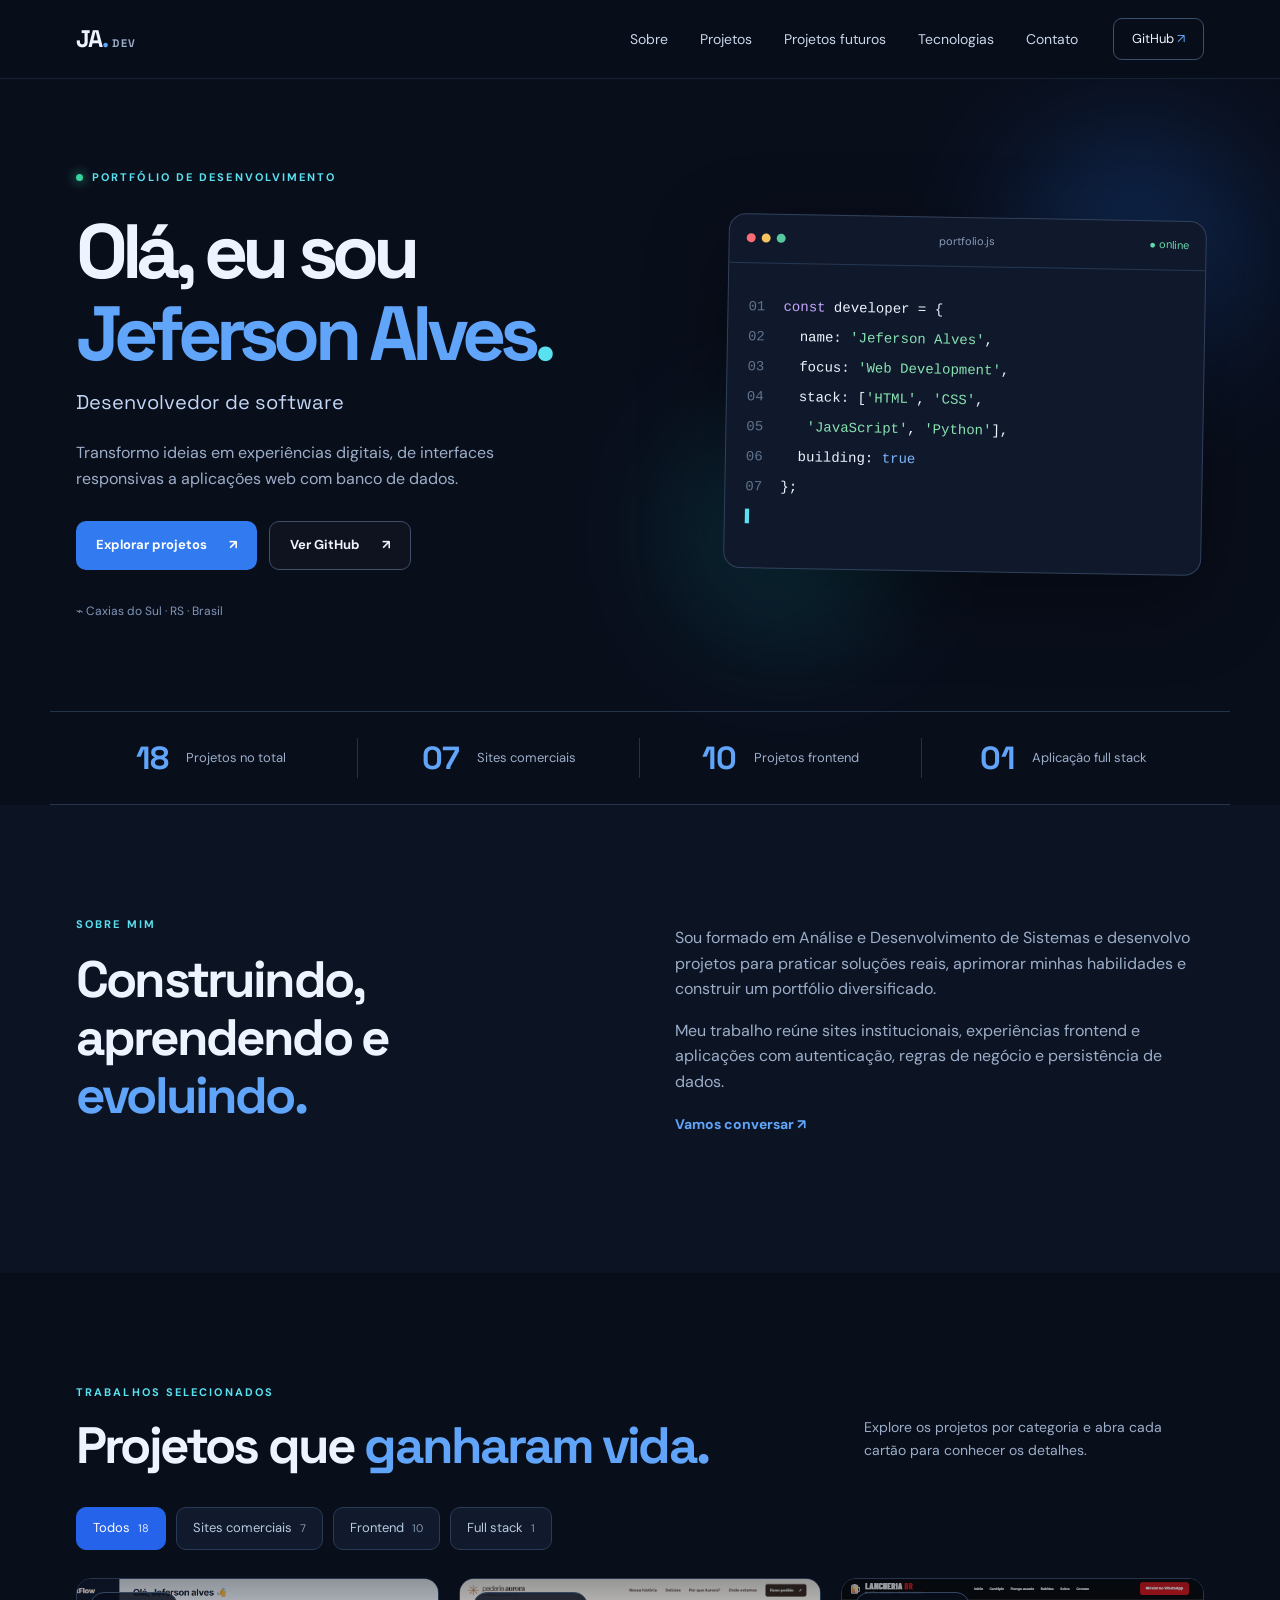
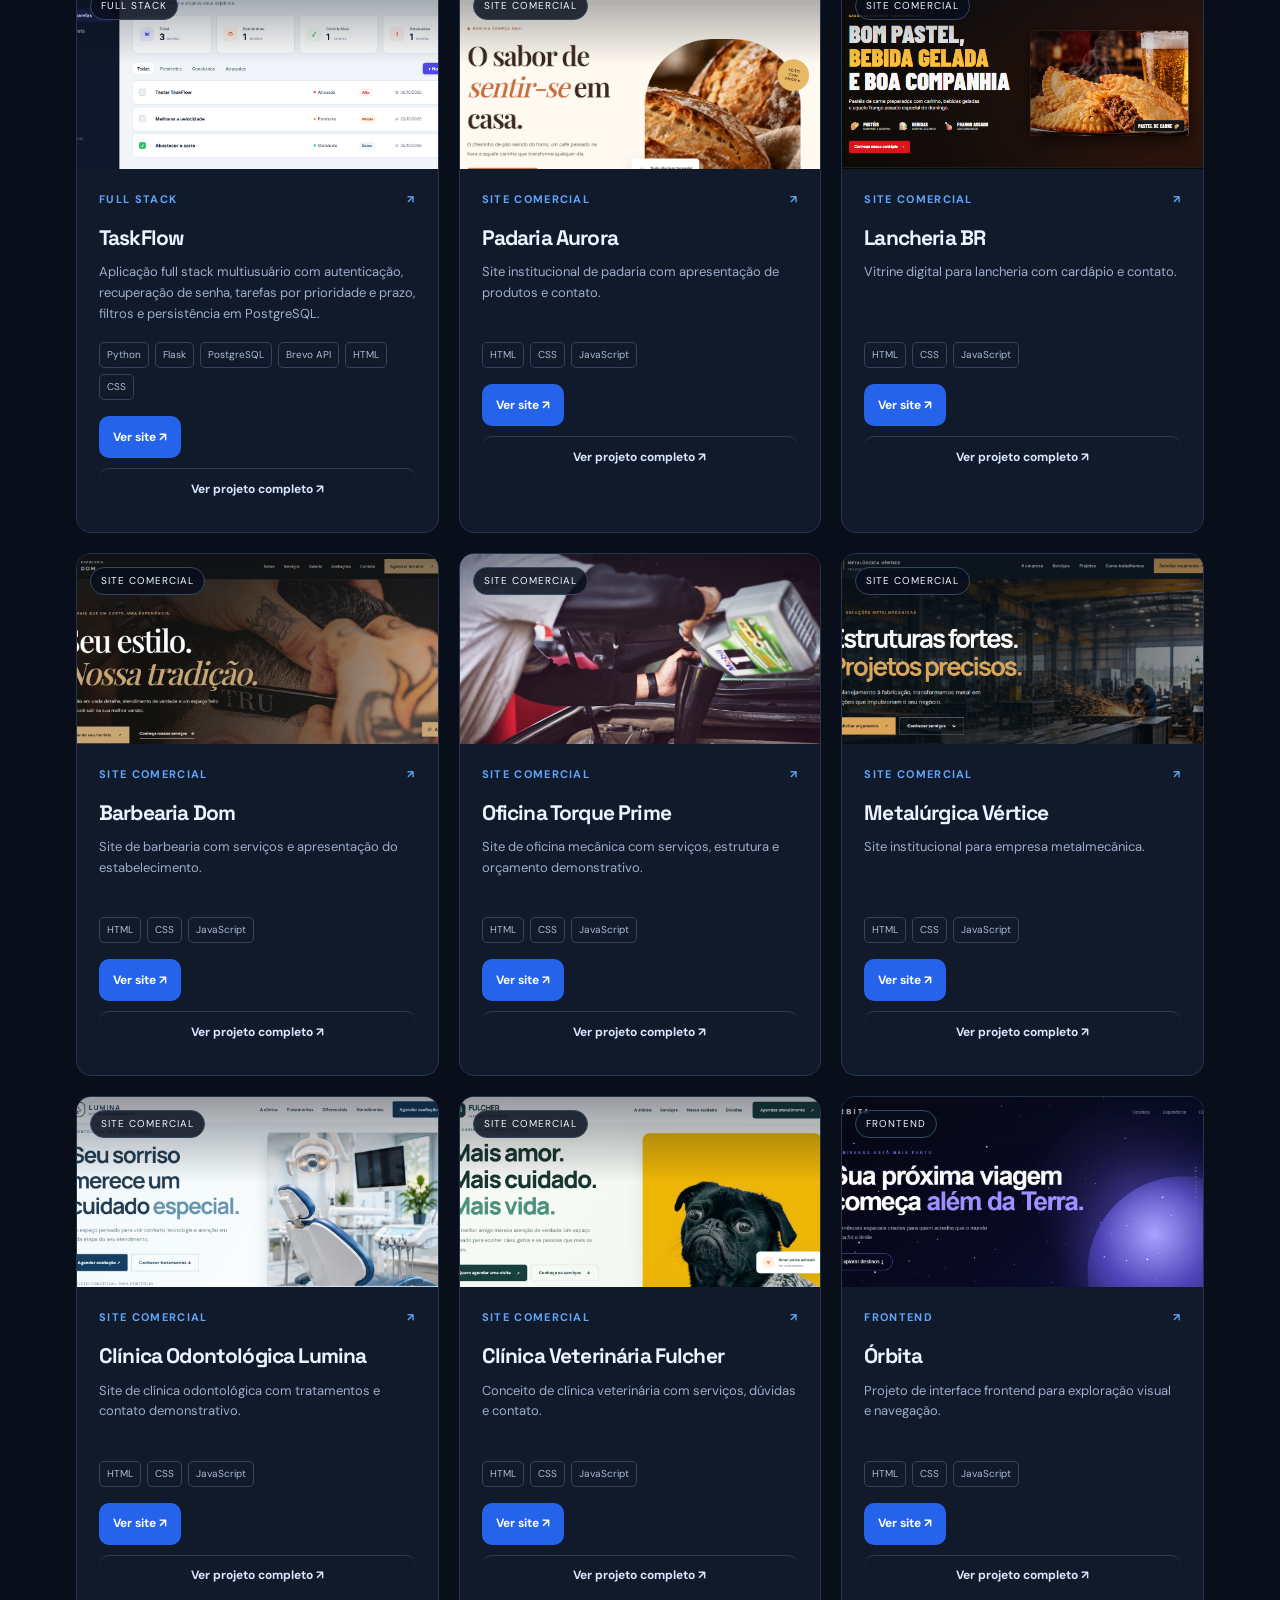
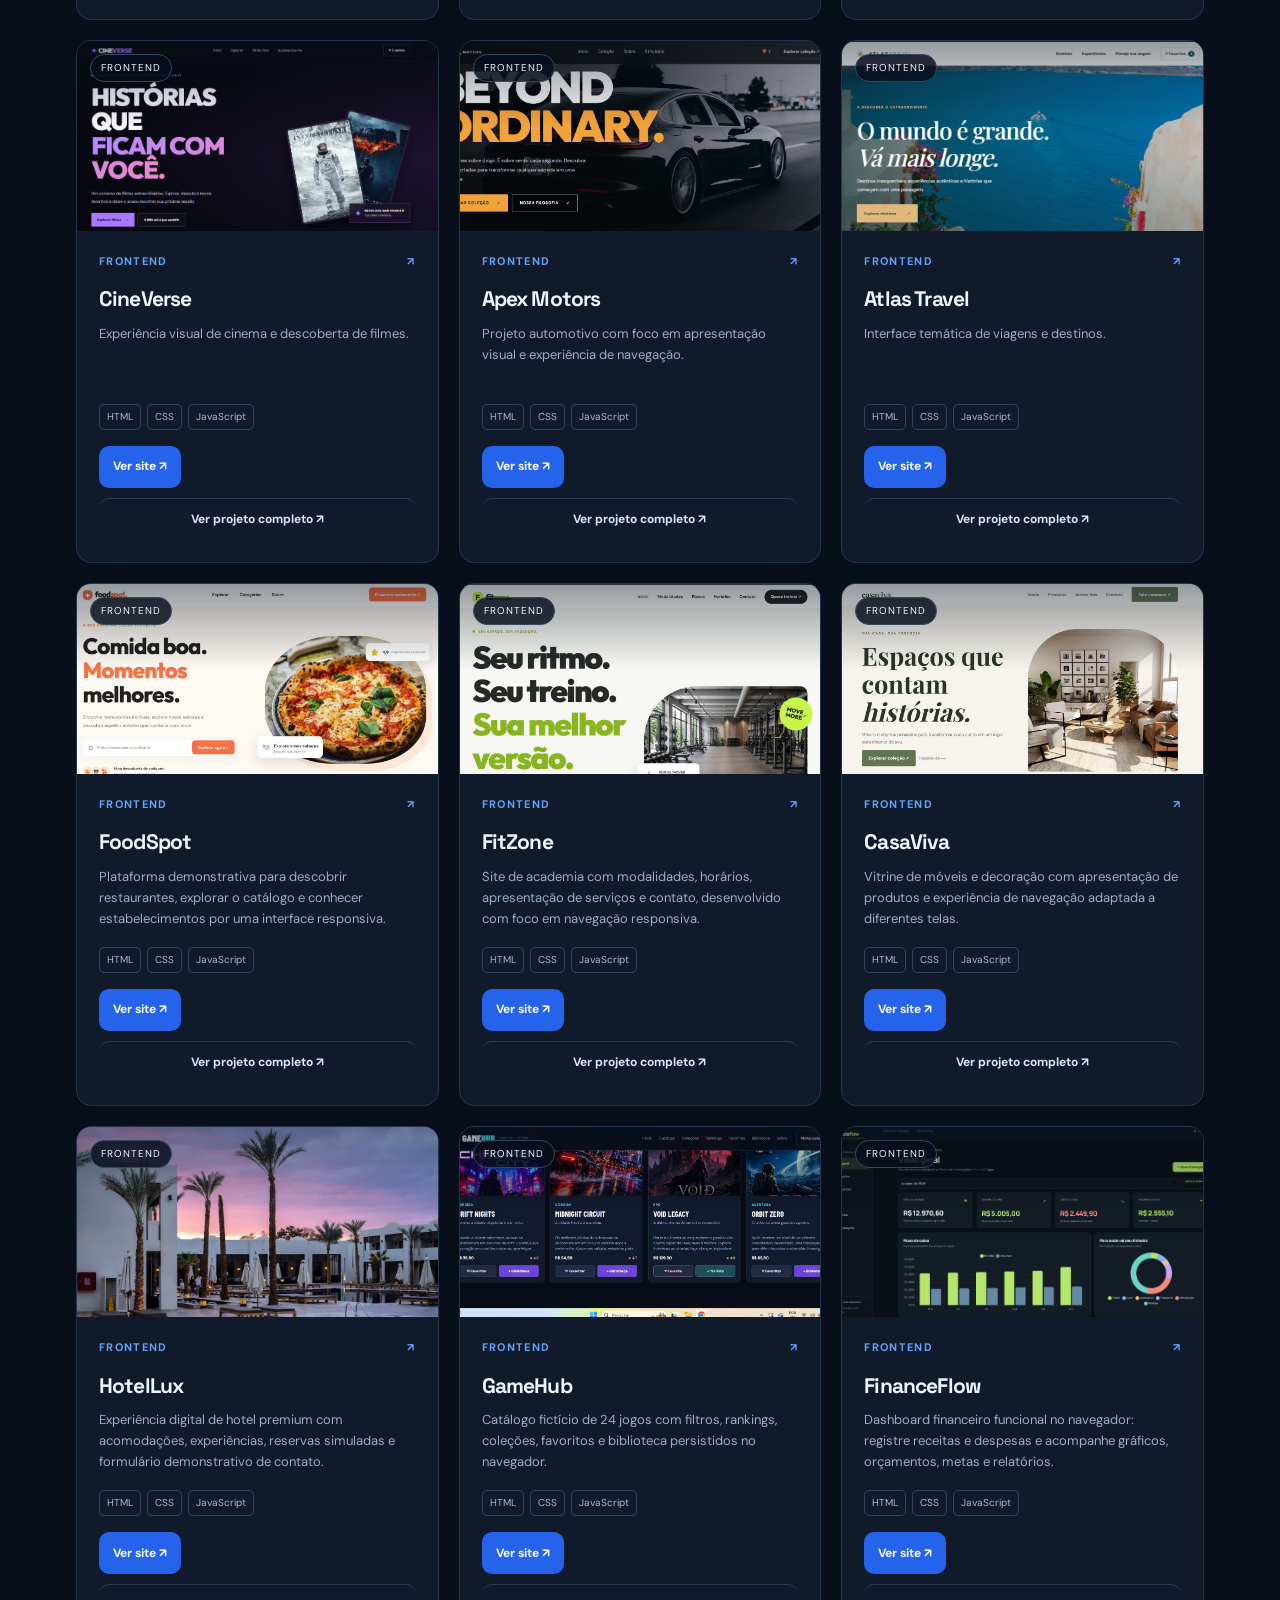
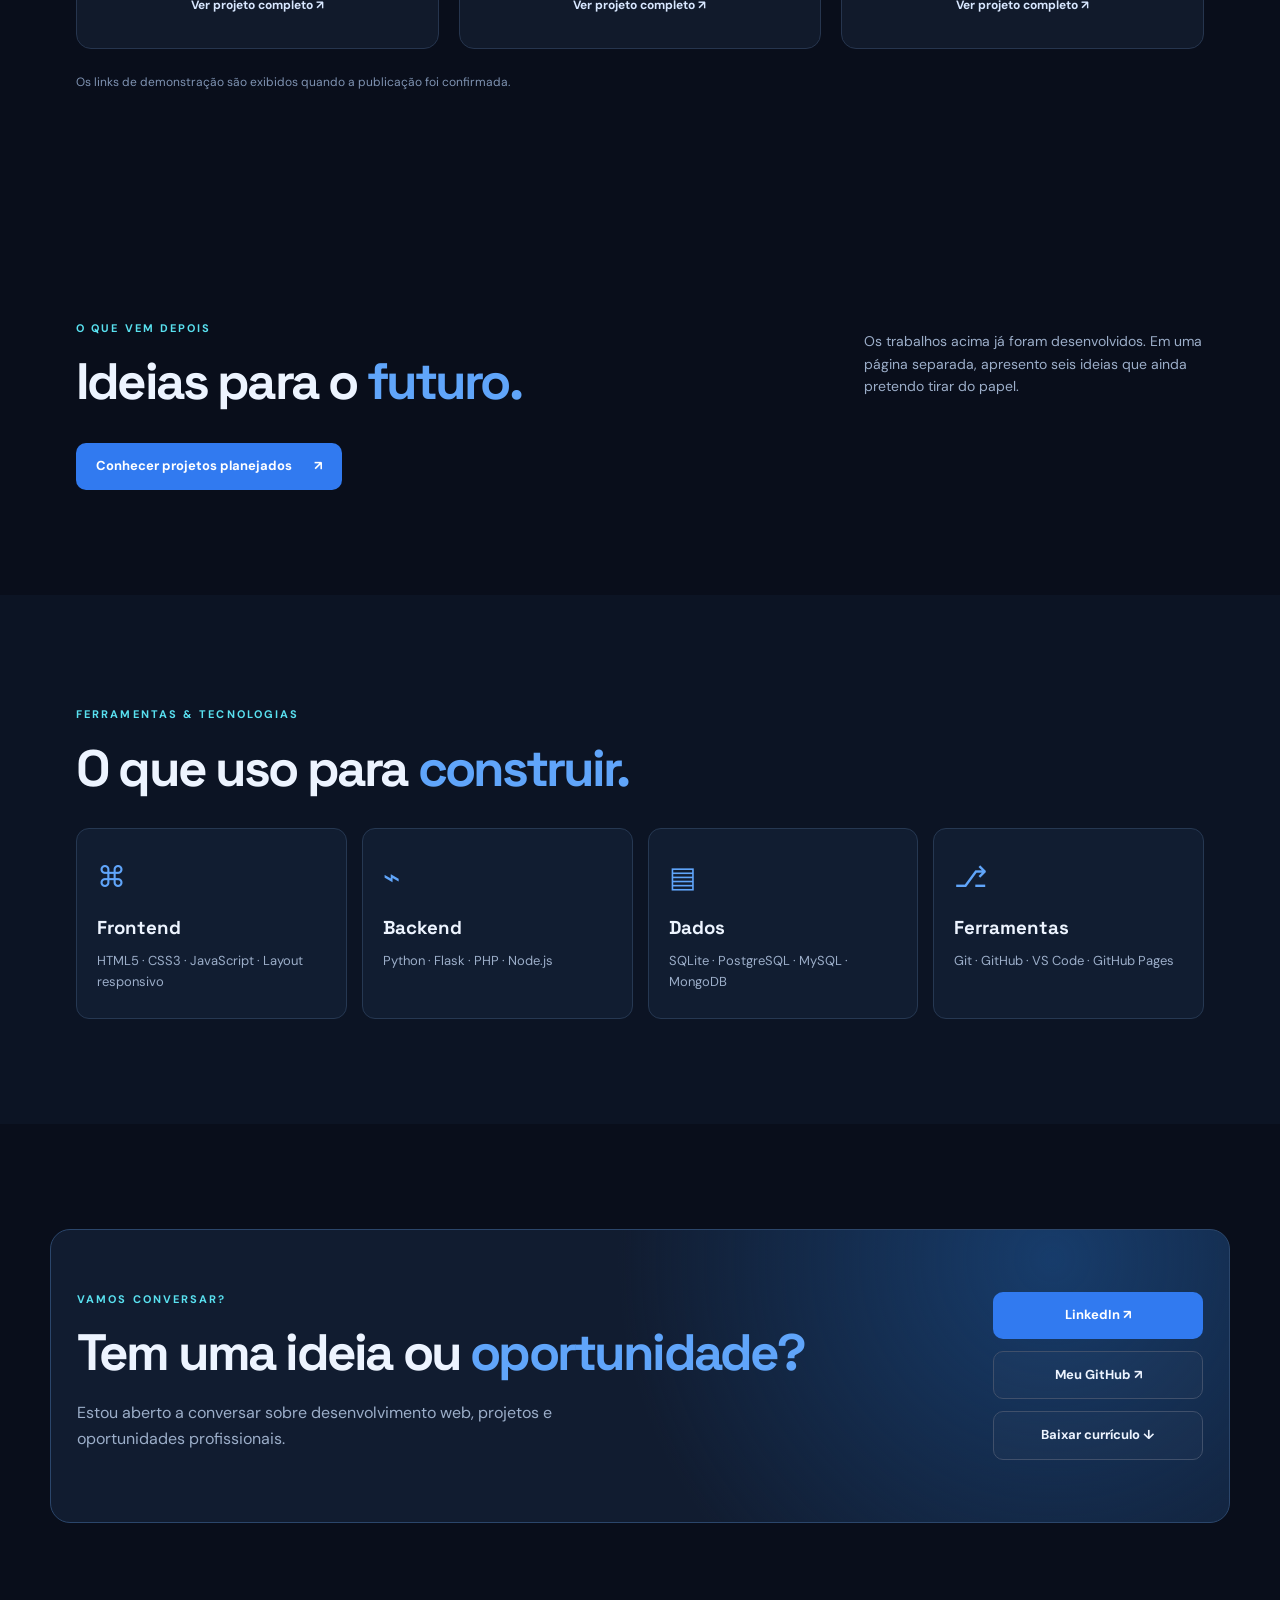
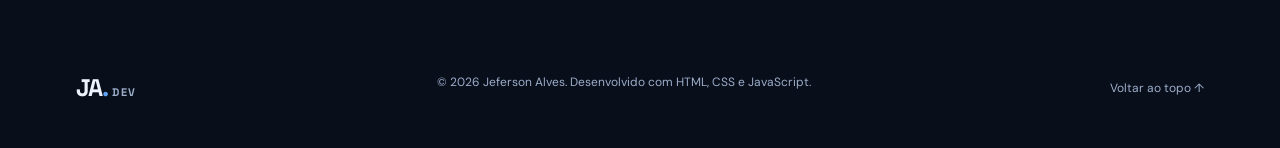
<file: index.html>
<!doctype html>
<html lang="pt-BR">
  <head>
    <meta charset="UTF-8" />
    <meta name="viewport" content="width=device-width,initial-scale=1" />
    <meta name="theme-color" content="#090e1b" />
    <meta
      name="description"
      content="Portfólio de Jeferson Alves: projetos frontend, sites comerciais e aplicações full stack."
    />
    <title>Jeferson Alves | Desenvolvedor de Software</title>
    <link rel="stylesheet" href="style.css?v=20261020-1" />
  </head>
  <body>
    <a class="skip" href="#projetos">Ir para projetos</a>
    <header class="header" id="inicio">
      <div class="wrap nav">
        <a class="logo" href="#inicio" aria-label="Início"
          >JA<span>.</span><small>DEV</small></a
        >
        <nav class="navlinks" id="navlinks" aria-label="Menu principal">
          <a href="#sobre">Sobre</a><a href="#projetos">Projetos</a
          ><a href="futuros.html">Projetos futuros</a
          ><a href="#tecnologias">Tecnologias</a><a href="#contato">Contato</a>
        </nav>
        <a
          class="navcta"
          href="https://github.com/jefersonalvesrs"
          target="_blank"
          rel="noopener noreferrer"
          >GitHub <span>↗</span></a
        ><button
          class="menu"
          id="menu"
          aria-label="Abrir menu"
          aria-expanded="false"
          aria-controls="navlinks"
        >
          <span></span><span></span><span></span>
        </button>
      </div>
    </header>
    <main>
      <section class="hero wrap">
        <div class="hero-copy">
          <span class="eyebrow"><i></i> PORTFÓLIO DE DESENVOLVIMENTO</span>
          <h1>
            Olá, eu sou<br /><em>Jeferson Alves<span>.</span></em>
          </h1>
          <p class="role">Desenvolvedor de software</p>
          <p class="lead">
            Transformo ideias em experiências digitais, de interfaces
            responsivas a aplicações web com banco de dados.
          </p>
          <div class="actions">
            <a class="btn primary" href="#projetos"
              >Explorar projetos <span>↗</span></a
            ><a
              class="btn outline"
              href="https://github.com/jefersonalvesrs"
              target="_blank"
              rel="noopener noreferrer"
              >Ver GitHub <span>↗</span></a
            >
          </div>
          <div class="location">⌁ Caxias do Sul · RS · Brasil</div>
        </div>
        <div class="hero-panel" aria-label="Painel visual de tecnologias">
          <div class="window">
            <div class="windowbar">
              <span class="dots"><b></b><b></b><b></b></span
              ><span>portfolio.js</span><span>● online</span>
            </div>
            <div class="code">
              <div>
                <span class="ln">01</span
                ><span class="purple">const</span> developer = {
              </div>
              <div>
                <span class="ln">02</span>&nbsp; name:
                <span class="green">'Jeferson Alves'</span>,
              </div>
              <div>
                <span class="ln">03</span>&nbsp; focus:
                <span class="green">'Web Development'</span>,
              </div>
              <div>
                <span class="ln">04</span>&nbsp; stack: [<span class="green"
                  >'HTML'</span
                >, <span class="green">'CSS'</span>,
              </div>
              <div>
                <span class="ln">05</span>&nbsp;&nbsp;
                <span class="green">'JavaScript'</span>,
                <span class="green">'Python'</span>],
              </div>
              <div>
                <span class="ln">06</span>&nbsp; building:
                <span class="blue">true</span>
              </div>
              <div><span class="ln">07</span>};</div>
              <div class="cursor">▌</div>
            </div>
          </div>
          <div class="orbit orbit-one"></div>
          <div class="orbit orbit-two"></div>
        </div>
      </section>
      <section class="metrics wrap" aria-label="Categorias do portfólio">
        <div>
          <strong id="metric-total">18</strong><span>Projetos no total</span>
        </div>
        <div>
          <strong id="metric-comercial">07</strong><span>Sites comerciais</span>
        </div>
        <div>
          <strong id="metric-frontend">10</strong><span>Projetos frontend</span>
        </div>
        <div>
          <strong id="metric-fullstack">01</strong
          ><span>Aplicação full stack</span>
        </div>
      </section>
      <section class="section about" id="sobre">
        <div class="wrap about-grid">
          <div>
            <span class="section-kicker">SOBRE MIM</span>
            <h2>Construindo, aprendendo e <em>evoluindo.</em></h2>
          </div>
          <div class="about-text">
            <p>
              Sou formado em Análise e Desenvolvimento de Sistemas e desenvolvo
              projetos para praticar soluções reais, aprimorar minhas
              habilidades e construir um portfólio diversificado.
            </p>
            <p>
              Meu trabalho reúne sites institucionais, experiências frontend e
              aplicações com autenticação, regras de negócio e persistência de
              dados.
            </p>
            <a href="#contato" class="textlink"
              >Vamos conversar <span>↗</span></a
            >
          </div>
        </div>
      </section>
      <section class="section projects" id="projetos">
        <div class="wrap">
          <div class="heading">
            <div>
              <span class="section-kicker">TRABALHOS SELECIONADOS</span>
              <h2>Projetos que <em>ganharam vida.</em></h2>
            </div>
            <p>
              Explore os projetos por categoria e abra cada cartão para conhecer
              os detalhes.
            </p>
          </div>
          <div class="filters" role="group" aria-label="Filtrar projetos">
            <button
              class="filter active"
              data-filter="todos"
              aria-pressed="true"
            >
              Todos <span>18</span></button
            ><button
              class="filter"
              data-filter="comercial"
              aria-pressed="false"
            >
              Sites comerciais <span>7</span></button
            ><button class="filter" data-filter="frontend" aria-pressed="false">
              Frontend <span>10</span></button
            ><button
              class="filter"
              data-filter="fullstack"
              aria-pressed="false"
            >
              Full stack <span>1</span>
            </button>
          </div>
          <div class="cards" id="cards"></div>
          <p class="projects-note">
            Os links de demonstração são exibidos quando a publicação foi
            confirmada.
          </p>
        </div>
      </section>
      <section class="section" id="proximos-projetos">
        <div class="wrap">
          <div class="heading">
            <div>
              <span class="section-kicker">O QUE VEM DEPOIS</span>
              <h2>Ideias para o <em>futuro.</em></h2>
            </div>
            <p>
              Os trabalhos acima já foram desenvolvidos. Em uma página separada,
              apresento seis ideias que ainda pretendo tirar do papel.
            </p>
          </div>
          <a class="btn primary" href="futuros.html"
            >Conhecer projetos planejados <span>↗</span></a
          >
        </div>
      </section>
      <section class="section tech" id="tecnologias">
        <div class="wrap">
          <span class="section-kicker">FERRAMENTAS & TECNOLOGIAS</span>
          <h2>O que uso para <em>construir.</em></h2>
          <div class="techgrid">
            <div>
              <span>⌘</span>
              <h3>Frontend</h3>
              <p>HTML5 · CSS3 · JavaScript · Layout responsivo</p>
            </div>
            <div>
              <span>⌁</span>
              <h3>Backend</h3>
              <p>Python · Flask · PHP · Node.js</p>
            </div>
            <div>
              <span>▤</span>
              <h3>Dados</h3>
              <p>SQLite · PostgreSQL · MySQL · MongoDB</p>
            </div>
            <div>
              <span>⎇</span>
              <h3>Ferramentas</h3>
              <p>Git · GitHub · VS Code · GitHub Pages</p>
            </div>
          </div>
        </div>
      </section>
      <section class="section contact" id="contato">
        <div class="wrap contactbox">
          <div>
            <span class="section-kicker">VAMOS CONVERSAR?</span>
            <h2>Tem uma ideia ou <em>oportunidade?</em></h2>
            <p>
              Estou aberto a conversar sobre desenvolvimento web, projetos e
              oportunidades profissionais.
            </p>
          </div>
          <div class="contact-actions">
            <a
              class="btn primary"
              href="https://www.linkedin.com/in/jeferson-alves-de-abreu-986253419/"
              target="_blank"
              rel="noopener noreferrer"
              id="linkedin"
              >LinkedIn ↗</a
            ><a
              class="btn outline"
              href="https://github.com/jefersonalvesrs"
              target="_blank"
              rel="noopener noreferrer"
              >Meu GitHub ↗</a
            >
            <a
              class="btn outline"
              href="./curriculo/curriculo-jeferson-alves.pdf"
              download="Curriculo-Jeferson-Alves.pdf"
            >
              Baixar currículo ↓
            </a>
          </div>
        </div>
      </section>
    </main>
    <footer>
      <div class="wrap foot">
        <a class="logo" href="#inicio">JA<span>.</span><small>DEV</small></a>
        <p>
          © <span id="year"></span> Jeferson Alves. Desenvolvido com HTML, CSS e
          JavaScript.
        </p>
        <a href="#inicio" id="back-top">Voltar ao topo ↑</a>
      </div>
    </footer>
    <script src="script.js?v=20261020-1" defer></script>
  </body>
</html>
</file>
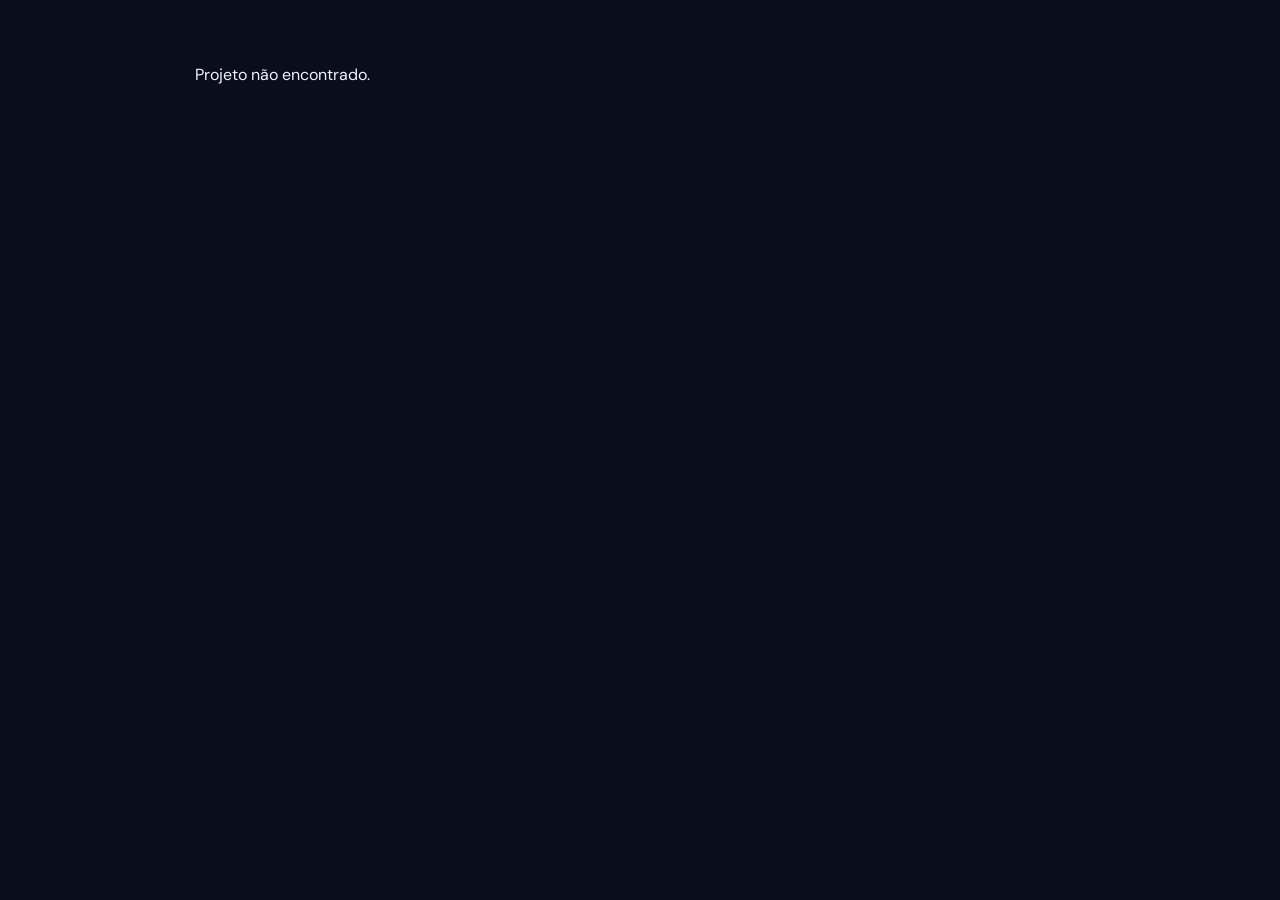
<file: futuro.html>
<!doctype html>
<html lang="pt-BR">
  <head>
    <meta charset="UTF-8" />
    <meta name="viewport" content="width=device-width,initial-scale=1" />
    <title>Projeto planejado | Jeferson Alves</title>
    <link rel="stylesheet" href="style.css?v=20261020-1" />
    <style>
      .future-shell {
        width: min(1180px, 92%);
        margin: auto;
        padding: 62px 0 100px;
      }
      .future-back {
        color: #93c5fd;
        text-decoration: none;
        display: inline-block;
        margin-bottom: 28px;
      }
      .future-eyebrow {
        font-size: 0.76rem;
        letter-spacing: 0.16em;
        color: #7db5ff;
        font-weight: 800;
      }
      .future-shell h1 {
        font-size: clamp(2rem, 4.3vw, 3.5rem);
        line-height: 1.1;
        margin: 12px 0;
      }
      .future-intro {
        color: #a8b9d2;
        max-width: 780px;
        line-height: 1.7;
        margin: 18px 0 36px;
      }
      .future-grid {
        display: grid;
        grid-template-columns: repeat(3, minmax(0, 1fr));
        gap: 20px;
      }
      .future-card {
        border: 1px solid #293956;
        background: linear-gradient(150deg, #101c32, #0b1426);
        border-radius: 18px;
        overflow: hidden;
        display: flex;
        flex-direction: column;
      }
      .future-card img {
        width: 100%;
        height: 192px;
        object-fit: cover;
        display: block;
        background: #0b1525;
      }
      .future-card-body {
        padding: 22px;
        display: flex;
        flex-direction: column;
        flex: 1;
      }
      .future-status {
        font-size: 0.7rem;
        color: #a8c9ff;
        letter-spacing: 0.11em;
        font-weight: 800;
      }
      .future-card h2 {
        margin: 10px 0 7px;
        font-size: 1.45rem;
        color: #f0f5ff;
      }
      .future-card p {
        color: #c1cee0;
        font-size: 0.93rem;
        line-height: 1.58;
      }
      .future-features {
        padding-left: 19px;
        margin: 12px 0 18px;
        color: #c1cee0;
        font-size: 0.88rem;
        line-height: 1.55;
      }
      .future-features li {
        margin: 7px 0;
      }
      .future-tech {
        margin-top: auto;
        padding-top: 15px;
        border-top: 1px solid #2a3850;
        font-size: 0.83rem;
        color: #91a8c7;
      }
      .future-card .future-note {
        font-size: 0.75rem;
        color: #90a2bd;
        margin: 12px 0 0;
      }
      .future-detail-link {
        display: inline-flex;
        align-items: center;
        justify-content: center;
        padding: 12px 14px;
        margin-top: 18px;
        border: 1px solid #415d86;
        border-radius: 10px;
        color: #dbeaff;
        text-decoration: none;
        font-weight: 700;
        font-size: 0.88rem;
      }
      .future-detail-link:hover {
        background: #18304f;
      }
      .future-disclaimer {
        border: 1px solid #2c405f;
        background: #111c2d;
        border-radius: 12px;
        padding: 15px 18px;
        color: #b7c7db;
        font-size: 0.86rem;
        line-height: 1.6;
        margin: 0 0 28px;
      }
      .future-detail {
        max-width: 890px;
        margin: auto;
      }
      .future-detail > img {
        width: 100%;
        max-height: 440px;
        object-fit: contain;
        background: #091322;
        border: 1px solid #263c59;
        border-radius: 16px;
      }
      .future-detail h2 {
        margin: 28px 0 12px;
        color: #eef4ff;
      }
      .future-detail p,
      .future-detail li {
        color: #bfcede;
        line-height: 1.7;
      }
      .future-detail li {
        margin: 9px 0;
      }
      .future-detail .future-tag {
        display: inline-block;
        border-radius: 8px;
        padding: 6px 10px;
        background: #142946;
        color: #aad0ff;
        font-size: 0.77rem;
        font-weight: 700;
      }
      .future-caption {
        font-size: 0.78rem;
        color: #92a7c0;
        margin: 9px 0 22px;
      }
      .future-detail footer {
        margin-top: 35px;
      }
      .future-detail footer a {
        color: #93c5fd;
      }
      @media (max-width: 960px) {
        .future-grid {
          grid-template-columns: repeat(2, minmax(0, 1fr));
        }
      }
      @media (max-width: 650px) {
        .future-grid {
          grid-template-columns: 1fr;
        }
        .future-shell {
          padding-top: 32px;
        }
        .future-card img {
          height: 190px;
        }
      }
    </style>
  </head>
  <body style="background: #080e1b; color: #eef4ff">
    <main class="future-shell future-detail">
      <a class="future-back" href="futuros.html">← Todos os projetos futuros</a>
      <div class="future-eyebrow">CONCEITO · NÃO DESENVOLVIDO</div>
      <p class="future-tag">FULL STACK · PLANEJADO</p>
      <h1 id="name"></h1>
      <p class="future-intro" id="subtitle"></p>
      <img id="image" alt="Ilustração conceitual" />
      <p class="future-caption">
        Imagem conceitual gerada por IA; não representa uma interface
        implementada. Dados e telas são ilustrativos.
      </p>
      <div id="alternate" hidden>
        <h2>Outra possibilidade de interface</h2>
        <img
          id="alternate-image"
          alt="Segunda proposta visual do Conferidor de Loterias"
          style="
            width: 100%;
            border: 1px solid #263c59;
            border-radius: 16px;
            display: block;
          "
        />
        <p class="future-caption">
          Segunda proposta conceitual para o mesmo projeto. As duas opções estão
          em avaliação; a interface definitiva ainda não foi escolhida.
        </p>
      </div>
      <p id="description"></p>
      <h2>Funcionalidades planejadas</h2>
      <ul id="features"></ul>
      <h2>Tecnologias</h2>
      <p id="tech"></p>
      <p class="future-disclaimer">
        Este projeto ainda está em planejamento. As funcionalidades, a interface
        e as tecnologias poderão mudar durante o desenvolvimento.
      </p>
      <footer>
        <a href="index.html#projetos">Ver projetos já concluídos →</a>
      </footer>
    </main>
    <script src="futuros-dados.js?v=20261020-1"></script>
    <script>
      const slug = new URLSearchParams(location.search).get("id");
      const p = window.futureProjects.find((x) => x.slug === slug);
      if (!p) {
        document.querySelector("main").textContent = "Projeto não encontrado.";
      } else {
        document.title = p.name + " | Projeto futuro";
        document.getElementById("name").textContent = p.name;
        document.getElementById("subtitle").textContent = p.subtitle;
        document.getElementById("image").src = p.image;
        document.getElementById("image").alt =
          "Ilustração conceitual de " + p.name;
        if (p.alternateImage) {
          document.getElementById("alternate").hidden = false;
          document.getElementById("alternate-image").src = p.alternateImage;
        }
        document.getElementById("description").textContent = p.description;
        document.getElementById("tech").textContent = p.tech;
        const ul = document.getElementById("features");
        for (const feature of p.features) {
          const li = document.createElement("li");
          li.textContent = feature;
          ul.appendChild(li);
        }
      }
    </script>
  </body>
</html>
</file>
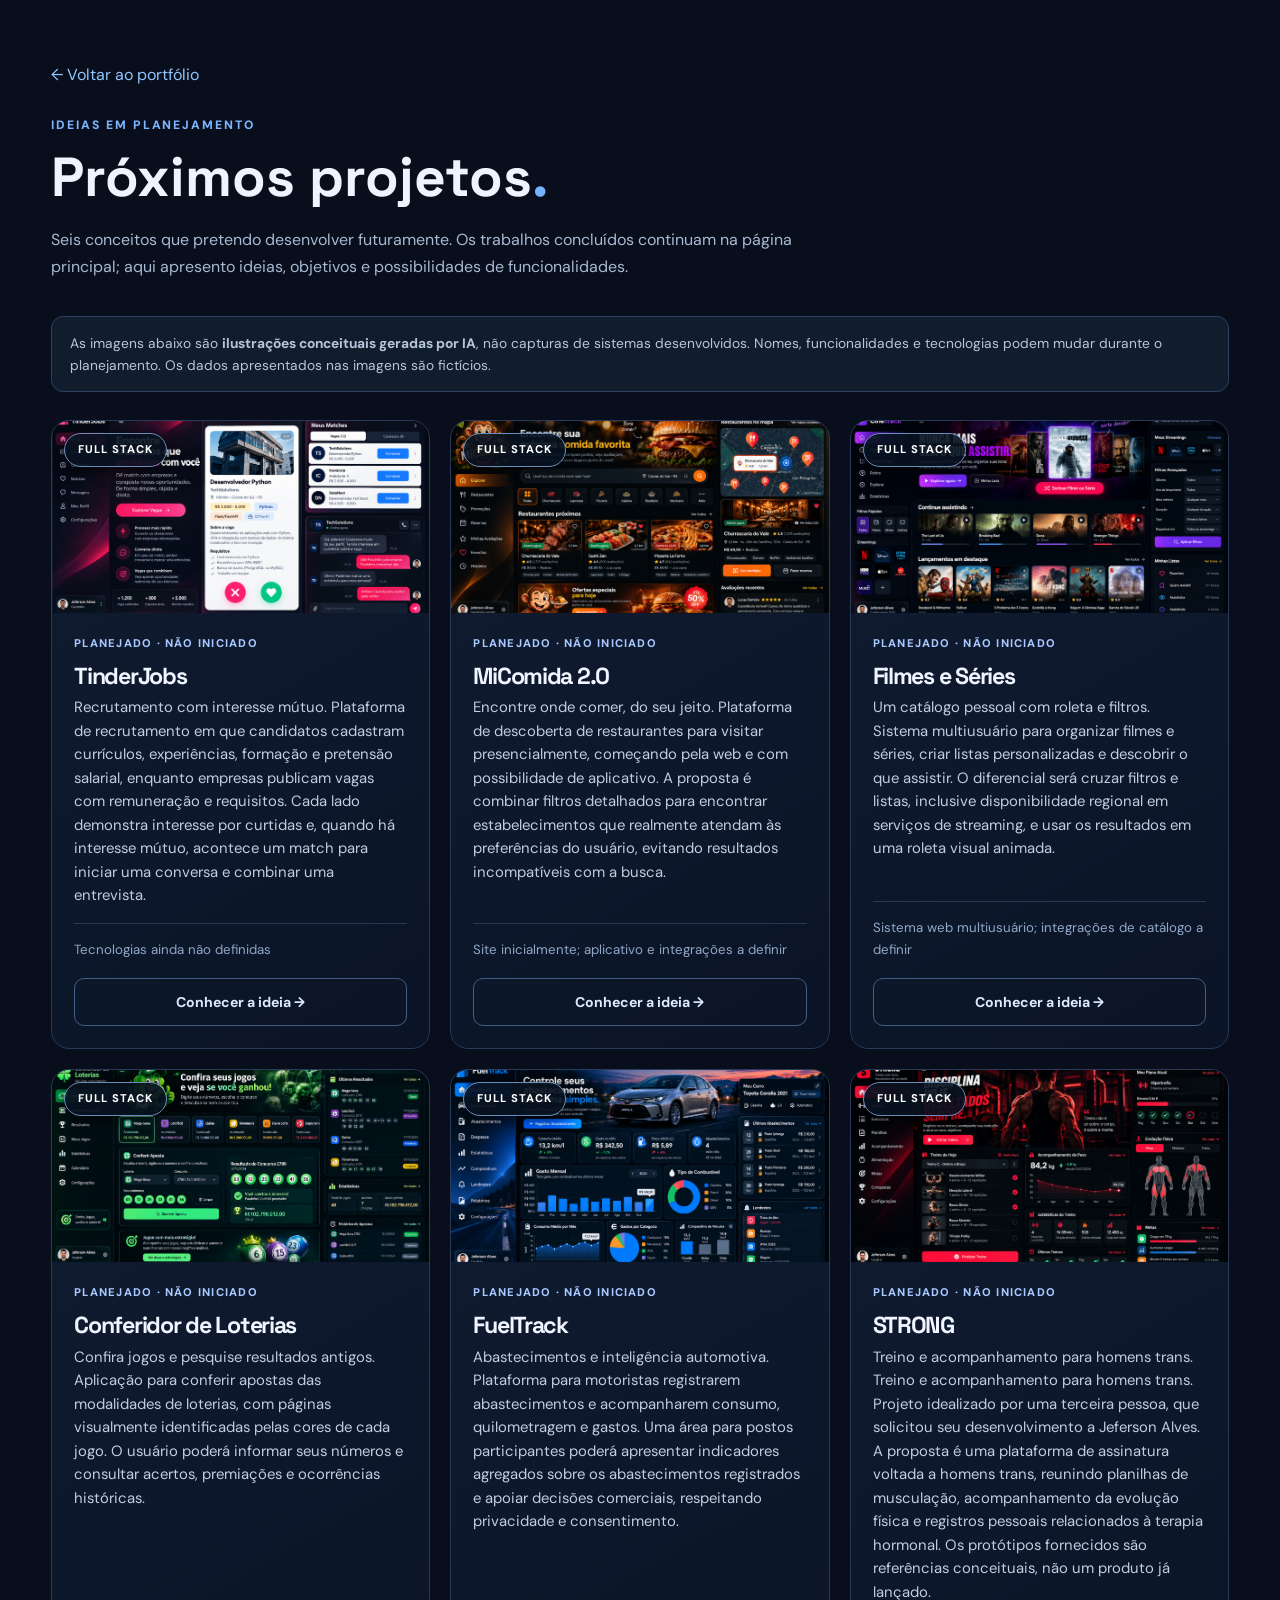
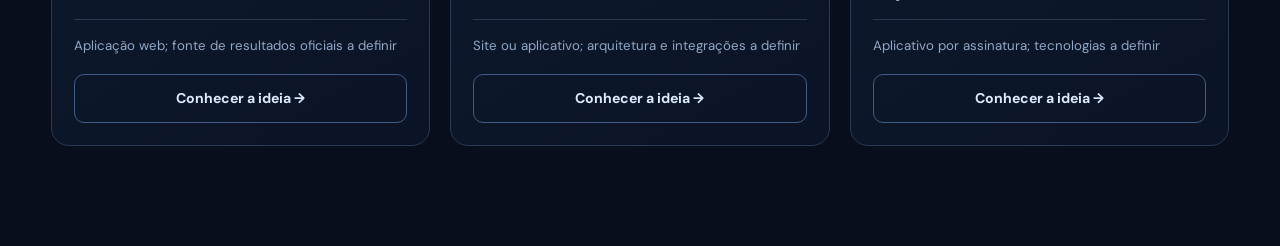
<file: futuros.html>
<!doctype html>
<html lang="pt-BR">
  <head>
    <meta charset="UTF-8" />
    <meta name="viewport" content="width=device-width,initial-scale=1" />
    <meta
      name="description"
      content="Projetos futuros planejados por Jeferson Alves."
    />
    <title>Projetos futuros | Jeferson Alves</title>
    <link rel="stylesheet" href="style.css?v=20261020-1" />
    <style>
      .future-shell {
        width: min(1180px, 92%);
        margin: auto;
        padding: 62px 0 100px;
      }
      .future-back {
        color: #93c5fd;
        text-decoration: none;
        display: inline-block;
        margin-bottom: 28px;
      }
      .future-eyebrow {
        font-size: 0.76rem;
        letter-spacing: 0.16em;
        color: #7db5ff;
        font-weight: 800;
      }
      .future-shell h1 {
        font-size: clamp(2rem, 4.3vw, 3.5rem);
        line-height: 1.1;
        margin: 12px 0;
      }
      .future-intro {
        color: #a8b9d2;
        max-width: 780px;
        line-height: 1.7;
        margin: 18px 0 36px;
      }
      .future-grid {
        display: grid;
        grid-template-columns: repeat(3, minmax(0, 1fr));
        gap: 20px;
      }
      .future-card {
        border: 1px solid #293956;
        background: linear-gradient(150deg, #101c32, #0b1426);
        border-radius: 18px;
        overflow: hidden;
        display: flex;
        flex-direction: column;
      }
      .future-image {
        position: relative;
      }
      .future-category {
        position: absolute;
        top: 12px;
        left: 12px;
        z-index: 1;
        padding: 7px 13px;
        border-radius: 999px;
        background: rgba(8, 18, 32, 0.91);
        border: 1px solid #6b8cb8;
        color: #fff;
        font-weight: 800;
        letter-spacing: 0.09em;
        font-size: 0.7rem;
        box-shadow: 0 3px 14px #0009;
      }
      .future-card img {
        width: 100%;
        height: 192px;
        object-fit: cover;
        display: block;
        background: #0b1525;
      }
      .future-card-body {
        padding: 22px;
        display: flex;
        flex-direction: column;
        flex: 1;
      }
      .future-status {
        font-size: 0.7rem;
        color: #a8c9ff;
        letter-spacing: 0.11em;
        font-weight: 800;
      }
      .future-card h2 {
        margin: 10px 0 7px;
        font-size: 1.45rem;
        color: #f0f5ff;
      }
      .future-card p {
        color: #c1cee0;
        font-size: 0.93rem;
        line-height: 1.58;
      }
      .future-features {
        padding-left: 19px;
        margin: 12px 0 18px;
        color: #c1cee0;
        font-size: 0.88rem;
        line-height: 1.55;
      }
      .future-features li {
        margin: 7px 0;
      }
      .future-tech {
        margin-top: auto;
        padding-top: 15px;
        border-top: 1px solid #2a3850;
        font-size: 0.83rem;
        color: #91a8c7;
      }
      .future-card .future-note {
        font-size: 0.75rem;
        color: #90a2bd;
        margin: 12px 0 0;
      }
      .future-detail-link {
        display: inline-flex;
        align-items: center;
        justify-content: center;
        padding: 12px 14px;
        margin-top: 18px;
        border: 1px solid #415d86;
        border-radius: 10px;
        color: #dbeaff;
        text-decoration: none;
        font-weight: 700;
        font-size: 0.88rem;
      }
      .future-detail-link:hover {
        background: #18304f;
      }
      .future-disclaimer {
        border: 1px solid #2c405f;
        background: #111c2d;
        border-radius: 12px;
        padding: 15px 18px;
        color: #b7c7db;
        font-size: 0.86rem;
        line-height: 1.6;
        margin: 0 0 28px;
      }
      .future-detail {
        max-width: 890px;
        margin: auto;
      }
      .future-detail > img {
        width: 100%;
        max-height: 440px;
        object-fit: contain;
        background: #091322;
        border: 1px solid #263c59;
        border-radius: 16px;
      }
      .future-detail h2 {
        margin: 28px 0 12px;
        color: #eef4ff;
      }
      .future-detail p,
      .future-detail li {
        color: #bfcede;
        line-height: 1.7;
      }
      .future-detail li {
        margin: 9px 0;
      }
      .future-detail .future-tag {
        display: inline-block;
        border-radius: 8px;
        padding: 6px 10px;
        background: #142946;
        color: #aad0ff;
        font-size: 0.77rem;
        font-weight: 700;
      }
      .future-caption {
        font-size: 0.78rem;
        color: #92a7c0;
        margin: 9px 0 22px;
      }
      .future-detail footer {
        margin-top: 35px;
      }
      .future-detail footer a {
        color: #93c5fd;
      }
      @media (max-width: 960px) {
        .future-grid {
          grid-template-columns: repeat(2, minmax(0, 1fr));
        }
      }
      @media (max-width: 650px) {
        .future-grid {
          grid-template-columns: 1fr;
        }
        .future-shell {
          padding-top: 32px;
        }
        .future-image {
          position: relative;
        }
        .future-category {
          position: absolute;
          top: 12px;
          left: 12px;
          z-index: 1;
          padding: 7px 13px;
          border-radius: 999px;
          background: rgba(8, 18, 32, 0.91);
          border: 1px solid #6b8cb8;
          color: #fff;
          font-weight: 800;
          letter-spacing: 0.09em;
          font-size: 0.7rem;
          box-shadow: 0 3px 14px #0009;
        }
        .future-card img {
          height: 190px;
        }
      }
    </style>
  </head>
  <body style="background: #080e1b; color: #eef4ff">
    <main class="future-shell">
      <a class="future-back" href="index.html#projetos"
        >← Voltar ao portfólio</a
      >
      <div class="future-eyebrow">IDEIAS EM PLANEJAMENTO</div>
      <h1>Próximos projetos<span style="color: #77b4ff">.</span></h1>
      <p class="future-intro">
        Seis conceitos que pretendo desenvolver futuramente. Os trabalhos
        concluídos continuam na página principal; aqui apresento ideias,
        objetivos e possibilidades de funcionalidades.
      </p>
      <p class="future-disclaimer">
        As imagens abaixo são
        <strong>ilustrações conceituais geradas por IA</strong>, não capturas de
        sistemas desenvolvidos. Nomes, funcionalidades e tecnologias podem mudar
        durante o planejamento. Os dados apresentados nas imagens são fictícios.
      </p>
      <div class="future-grid" id="future-grid"></div>
    </main>
    <script src="futuros-dados.js?v=20261020-1"></script>
    <script>
      const grid = document.getElementById("future-grid");
      for (const p of window.futureProjects) {
        const card = document.createElement("article");
        card.className = "future-card";
        const image = document.createElement("img");
        image.src = p.image;
        image.alt = "Ilustração conceitual da interface de " + p.name;
        image.loading = "lazy";
        const imageWrap = document.createElement("div");
        imageWrap.className = "future-image";
        imageWrap.appendChild(image);
        const category = document.createElement("span");
        category.className = "future-category";
        category.textContent = p.category || "FULL STACK";
        imageWrap.appendChild(category);
        card.appendChild(imageWrap);
        const body = document.createElement("div");
        body.className = "future-card-body";
        const badge = document.createElement("span");
        badge.className = "future-status";
        badge.textContent = "PLANEJADO · NÃO INICIADO";
        body.appendChild(badge);
        const title = document.createElement("h2");
        title.textContent = p.name;
        body.appendChild(title);
        const summary = document.createElement("p");
        summary.textContent = p.subtitle + ". " + p.description;
        body.appendChild(summary);
        const tech = document.createElement("div");
        tech.className = "future-tech";
        tech.textContent = p.tech;
        body.appendChild(tech);
        const link = document.createElement("a");
        link.className = "future-detail-link";
        link.href = "futuro.html?id=" + encodeURIComponent(p.slug);
        link.textContent = "Conhecer a ideia →";
        body.appendChild(link);
        card.appendChild(body);
        grid.appendChild(card);
      }
    </script>
  </body>
</html>
</file>
<file: style.css>
@import url("https://fonts.googleapis.com/css2?family=DM+Sans:wght@400;500;600;700&family=Space+Grotesk:wght@400;500;600;700&display=swap");
:root {
  --bg: #090e1b;
  --surface: #111a2d;
  --line: #24324a;
  --text: #edf4ff;
  --muted: #9caec9;
  --blue: #60a5fa;
  --cyan: #59e1f0;
}
* {
  box-sizing: border-box;
}
html {
  scroll-behavior: smooth;
  scroll-padding-top: 90px;
}
body {
  margin: 0;
  background: var(--bg);
  color: var(--text);
  font-family: "DM Sans", Arial, sans-serif;
  line-height: 1.6;
}
a {
  color: inherit;
  text-decoration: none;
}
button {
  font: inherit;
  cursor: pointer;
}
button:focus-visible,
a:focus-visible {
  outline: 2px solid var(--cyan);
  outline-offset: 4px;
}
h1,
h2,
h3,
p {
  margin-top: 0;
}
h1,
h2,
h3,
.logo {
  font-family: "Space Grotesk", Arial, sans-serif;
}
h2 {
  font-size: clamp(2rem, 4vw, 3.5rem);
  line-height: 1.14;
  letter-spacing: -0.055em;
}
h2 em {
  font-style: normal;
  color: var(--blue);
}
.wrap {
  max-width: 1180px;
  margin: auto;
  padding-left: 26px;
  padding-right: 26px;
}
.skip {
  position: absolute;
  top: -100px;
  left: 12px;
  background: #fff;
  color: #111;
  padding: 12px;
  z-index: 99;
}
.skip:focus {
  top: 12px;
}
.header {
  position: sticky;
  top: 0;
  z-index: 30;
  background: rgba(9, 14, 27, 0.88);
  border-bottom: 1px solid rgba(124, 152, 199, 0.15);
  backdrop-filter: blur(16px);
}
.nav {
  height: 78px;
  display: flex;
  align-items: center;
  gap: 35px;
}
.logo {
  font-weight: 700;
  font-size: 24px;
  letter-spacing: -0.07em;
  white-space: nowrap;
}
.logo span {
  color: var(--blue);
}
.logo small {
  font-size: 11px;
  color: var(--muted);
  letter-spacing: 0.16em;
  margin-left: 5px;
}
.navlinks {
  display: flex;
  gap: 32px;
  margin-left: auto;
}
.navlinks a {
  font-size: 14px;
  color: #c9d6ea;
}
.navlinks a:hover,
.textlink:hover {
  color: var(--cyan);
}
.navcta {
  font-size: 13px;
  border: 1px solid #3a506e;
  border-radius: 9px;
  padding: 10px 18px;
}
.navcta span {
  color: var(--blue);
}
.menu {
  display: none;
  background: none;
  border: 0;
  padding: 9px;
}
.menu span {
  display: block;
  width: 23px;
  height: 2px;
  background: #fff;
  margin: 5px;
}
.hero {
  min-height: 620px;
  display: grid;
  grid-template-columns: 1.1fr 0.9fr;
  align-items: center;
  gap: 65px;
  padding-top: 90px;
  padding-bottom: 90px;
}
.eyebrow,
.section-kicker {
  font-size: 11px;
  font-weight: 700;
  letter-spacing: 0.19em;
  color: var(--cyan);
}
.eyebrow {
  display: flex;
  align-items: center;
  gap: 9px;
}
.eyebrow i {
  height: 7px;
  width: 7px;
  background: #39d3a0;
  border-radius: 50%;
  box-shadow: 0 0 12px #39d3a0;
}
.hero h1 {
  font-size: clamp(3.2rem, 6vw, 5.7rem);
  line-height: 1.07;
  letter-spacing: -0.075em;
  margin: 23px 0 12px;
}
.hero h1 em {
  font-style: normal;
  color: var(--blue);
}
.hero h1 em span {
  color: var(--cyan);
}
.role {
  font-family: "Space Grotesk";
  font-size: 20px;
  color: #c3d7f7;
}
.lead {
  max-width: 500px;
  color: var(--muted);
  font-size: 16px;
  margin: 22px 0 30px;
}
.actions {
  display: flex;
  gap: 12px;
  flex-wrap: wrap;
}
.btn {
  display: inline-flex;
  justify-content: center;
  align-items: center;
  gap: 22px;
  padding: 13px 20px;
  border-radius: 10px;
  font-weight: 700;
  font-size: 13px;
  transition:
    transform 0.2s,
    background 0.2s;
}
.btn:hover {
  transform: translateY(-2px);
}
.primary {
  background: #317af0;
  color: white;
}
.primary:hover {
  background: #4c91ff;
}
.outline {
  border: 1px solid #40506b;
  background: rgba(255, 255, 255, 0.02);
}
.location {
  font-size: 12px;
  color: #8196b6;
  margin-top: 32px;
}
.hero-panel {
  position: relative;
  min-width: 0;
}
.window {
  position: relative;
  z-index: 2;
  background: #10192b;
  border: 1px solid #31415c;
  border-radius: 17px;
  overflow: hidden;
  box-shadow: 0 25px 80px rgba(0, 0, 0, 0.36);
  transform: rotate(1deg);
}
.windowbar {
  padding: 15px 17px;
  display: flex;
  justify-content: space-between;
  align-items: center;
  border-bottom: 1px solid #263751;
  color: #879ab9;
  font-size: 11px;
}
.dots {
  display: flex;
  gap: 6px;
}
.dots b {
  height: 9px;
  width: 9px;
  border-radius: 50%;
  background: #fa6c74;
}
.dots b:nth-child(2) {
  background: #f7c35e;
}
.dots b:nth-child(3) {
  background: #55c99c;
}
.windowbar > span:last-child {
  color: #66d8ad;
}
.code {
  font-family: Consolas, monospace;
  font-size: clamp(10px, 1.15vw, 14px);
  padding: 28px 20px 36px;
  line-height: 2.15;
  white-space: nowrap;
}
.ln {
  color: #61738d;
  display: inline-block;
  width: 35px;
}
.purple {
  color: #c6a7ff;
}
.green {
  color: #88e2b1;
}
.blue {
  color: #7db8ff;
}
.cursor {
  color: var(--cyan);
}
.orbit {
  position: absolute;
  border-radius: 50%;
  filter: blur(65px);
  opacity: 0.28;
}
.orbit-one {
  width: 230px;
  height: 230px;
  background: #236de0;
  top: -80px;
  right: -45px;
}
.orbit-two {
  width: 180px;
  height: 180px;
  background: #18b4c6;
  bottom: -50px;
  left: -30px;
}
.metrics {
  display: grid;
  grid-template-columns: repeat(4, minmax(0, 1fr));
  gap: 0;
  border-top: 1px solid var(--line);
  border-bottom: 1px solid var(--line);
  padding-top: 26px;
  padding-bottom: 26px;
}
.metrics > div {
  display: flex;
  align-items: center;
  justify-content: center;
  gap: 17px;
  border-right: 1px solid var(--line);
}
.metrics > div:last-child {
  border: 0;
}
.metrics strong {
  font: 700 32px "Space Grotesk";
  color: var(--blue);
}
.metrics span {
  font-size: 13px;
  color: var(--muted);
}
.section {
  padding: 105px 0;
}
.about {
  background: #0c1424;
}
.about-grid {
  display: grid;
  grid-template-columns: 1fr 1fr;
  gap: 70px;
}
.about h2 {
  margin-top: 15px;
}
.about-text {
  color: var(--muted);
  font-size: 16px;
  padding-top: 15px;
}
.textlink {
  color: var(--blue);
  font-weight: 700;
  font-size: 14px;
}
.heading {
  display: flex;
  justify-content: space-between;
  align-items: end;
  gap: 40px;
  margin-bottom: 32px;
}
.heading h2 {
  margin: 13px 0 0;
}
.heading p {
  max-width: 340px;
  color: var(--muted);
  font-size: 14px;
}
.filters {
  display: flex;
  flex-wrap: wrap;
  gap: 10px;
  margin-bottom: 28px;
}
.filter {
  background: #101a2c;
  border: 1px solid #293b56;
  border-radius: 10px;
  color: #b9c9e0;
  padding: 10px 16px;
  font-size: 13px;
}
.filter span {
  font-size: 11px;
  color: #8398b7;
  margin-left: 5px;
}
.filter.active {
  background: #2563eb;
  border-color: #2563eb;
  color: #fff;
}
.filter.active span {
  color: #e4eeff;
}
.cards {
  display: grid;
  grid-template-columns: repeat(3, minmax(0, 1fr));
  gap: 20px;
}
.project-card {
  border: 1px solid #26354e;
  border-radius: 15px;
  overflow: hidden;
  background: #111a2b;
  min-width: 0;
  transition:
    transform 0.2s,
    border-color 0.2s;
}
.project-card:hover {
  transform: translateY(-3px);
  border-color: #4b6387;
}
.project-cover {
  height: 190px;
  position: relative;
  overflow: hidden;
  padding: 20px;
  background:
    radial-gradient(
      circle at 85% 20%,
      color-mix(in srgb, var(--accent), transparent 65%),
      transparent 52%
    ),
    linear-gradient(135deg, #17243c, #0d1423);
  display: flex;
  flex-direction: column;
  justify-content: space-between;
}
.project-cover:after {
  content: "";
  position: absolute;
  inset: 0;
  background: linear-gradient(
    135deg,
    transparent 48%,
    rgba(255, 255, 255, 0.04) 49%,
    transparent 50%
  );
  background-size: 28px 28px;
  pointer-events: none;
}
.cover-type {
  position: relative;
  z-index: 1;
  align-self: start;
  font-size: 10px;
  letter-spacing: 0.1em;
  text-transform: uppercase;
  color: #c3d2ea;
  background: rgba(8, 14, 28, 0.55);
  border: 1px solid #344761;
  border-radius: 20px;
  padding: 5px 10px;
}
.cover-name {
  position: relative;
  z-index: 1;
  font: 700 24px "Space Grotesk";
  max-width: 70%;
  line-height: 1.13;
  letter-spacing: -0.04em;
}
.cover-symbol {
  position: absolute;
  right: 16px;
  bottom: -43px;
  font: 700 180px "Space Grotesk";
  color: var(--accent);
  opacity: 0.22;
  line-height: 1;
}
.project-info {
  padding: 22px;
}
.project-top {
  display: flex;
  justify-content: space-between;
  color: var(--blue);
  font-size: 11px;
  text-transform: uppercase;
  letter-spacing: 0.12em;
  font-weight: 700;
}
.project-info h3 {
  font-size: 21px;
  letter-spacing: -0.04em;
  margin: 12px 0 8px;
}
.project-info > p {
  font-size: 13px;
  color: var(--muted);
  min-height: 64px;
}
.tags {
  display: flex;
  gap: 6px;
  flex-wrap: wrap;
  margin: 16px 0;
}
.tags span {
  font-size: 10px;
  border: 1px solid #32445f;
  border-radius: 5px;
  padding: 4px 7px;
  color: #aabbd3;
}
.details-toggle {
  display: flex;
  justify-content: space-between;
  width: 100%;
  background: none;
  border: 0;
  border-top: 1px solid #2a3a52;
  color: #d8e7ff;
  text-align: left;
  padding: 15px 0 0;
  font-weight: 700;
  font-size: 12px;
}
.details-toggle span {
  font-size: 20px;
  line-height: 1;
}
.details {
  padding-top: 13px;
}
.details p,
.details small {
  font-size: 12px;
  color: var(--muted);
}
.detail-actions {
  display: flex;
  flex-wrap: wrap;
  gap: 10px;
  margin: 10px 0;
}
.project-link {
  font-size: 12px;
  color: var(--cyan);
  font-weight: 700;
}
.project-link.subtle {
  color: #b5c5df;
}
.projects-note {
  font-size: 12px;
  color: #7f93b2;
  margin-top: 24px;
}
.tech {
  background: #0c1424;
}
.tech h2 {
  margin: 14px 0 30px;
}
.techgrid {
  display: grid;
  grid-template-columns: repeat(4, 1fr);
  gap: 15px;
}
.techgrid > div {
  background: #111d31;
  border: 1px solid #263852;
  border-radius: 13px;
  padding: 25px 20px;
}
.techgrid span {
  font-size: 29px;
  color: var(--blue);
}
.techgrid h3 {
  margin: 13px 0 8px;
}
.techgrid p {
  font-size: 13px;
  color: var(--muted);
  margin: 0;
}
.contactbox {
  display: flex;
  justify-content: space-between;
  align-items: center;
  gap: 40px;
  border: 1px solid #2b466b;
  border-radius: 20px;
  background:
    radial-gradient(circle at 85% 10%, #173c6b 0, transparent 42%), #111c30;
  padding-top: 55px;
  padding-bottom: 55px;
}
.contactbox h2 {
  margin: 13px 0 18px;
}
.contactbox p {
  color: var(--muted);
  max-width: 540px;
}
.contact-actions {
  display: flex;
  flex-direction: column;
  gap: 12px;
  min-width: 210px;
}
.contact-actions span {
  color: var(--muted);
  font-size: 11px;
}
.foot {
  display: flex;
  align-items: center;
  justify-content: space-between;
  gap: 20px;
  min-height: 120px;
}
.foot p,
.foot > a:last-child {
  color: var(--muted);
  font-size: 12px;
}
.foot > a:last-child:hover {
  color: #fff;
}
@media (max-width: 900px) {
  .hero {
    grid-template-columns: 1fr;
    gap: 50px;
    padding-top: 65px;
  }
  .hero-panel {
    max-width: 580px;
    width: 100%;
    margin: auto;
  }
  .cards {
    grid-template-columns: repeat(2, minmax(0, 1fr));
  }
  .techgrid {
    grid-template-columns: repeat(2, 1fr);
  }
  .navlinks {
    gap: 15px;
  }
  .about-grid {
    gap: 30px;
  }
}
@media (max-width: 650px) {
  .wrap {
    padding-left: 19px;
    padding-right: 19px;
  }
  .nav {
    height: 67px;
  }
  .navcta {
    margin-left: auto;
    padding: 8px 12px;
  }
  .menu {
    display: block;
  }
  .navlinks {
    display: none;
    position: absolute;
    top: 67px;
    left: 0;
    right: 0;
    background: #10192b;
    border-bottom: 1px solid #334562;
    padding: 20px;
    flex-direction: column;
    gap: 18px;
  }
  .navlinks.open {
    display: flex;
  }
  .hero {
    min-height: 0;
    padding-top: 65px;
    padding-bottom: 60px;
  }
  .hero h1 {
    font-size: clamp(2.7rem, 11vw, 4.1rem);
  }
  .hero-panel {
    max-width: 100%;
  }
  .window {
    transform: none;
  }
  .code {
    font-size: 11px;
    padding: 22px 10px;
  }
  .ln {
    width: 24px;
  }
  .metrics {
    grid-template-columns: 1fr;
    gap: 16px;
  }
  .metrics > div {
    justify-content: start;
    border-right: 0;
    border-bottom: 1px solid var(--line);
    padding: 0 0 15px;
  }
  .metrics > div:last-child {
    border: 0;
    padding-bottom: 0;
  }
  .section {
    padding: 72px 0;
  }
  .about-grid {
    grid-template-columns: 1fr;
    gap: 8px;
  }
  .heading {
    display: block;
  }
  .heading p {
    margin-top: 20px;
  }
  .cards {
    grid-template-columns: 1fr;
  }
  .project-info > p {
    min-height: 0;
  }
  .techgrid {
    grid-template-columns: 1fr 1fr;
  }
  .contactbox {
    display: block;
    padding-top: 35px;
    padding-bottom: 35px;
  }
  .contact-actions {
    margin-top: 25px;
  }
  .foot {
    padding-top: 25px;
    padding-bottom: 25px;
    flex-wrap: wrap;
  }
  .foot p {
    order: 3;
    width: 100%;
  }
}
@media (max-width: 390px) {
  .techgrid {
    grid-template-columns: 1fr;
  }
  .navcta {
    font-size: 11px;
  }
  .logo {
    font-size: 21px;
  }
}
@media (prefers-reduced-motion: reduce) {
  html {
    scroll-behavior: auto;
  }
  *,
  *:before,
  *:after {
    transition: none !important;
  }
}

/* Capas reais dos projetos */
.project-cover {
  padding: 0;
  background: #17243c;
}
.project-cover img {
  display: block;
  width: 100%;
  height: 100%;
  object-fit: cover;
  object-position: top center;
  transition: transform 0.35s ease;
}
.project-card:hover .project-cover img {
  transform: scale(1.035);
}
.project-cover:after {
  background: linear-gradient(
    to bottom,
    rgba(5, 12, 24, 0.42),
    transparent 45%
  );
}
.cover-type {
  position: absolute;
  top: 13px;
  left: 13px;
  z-index: 2;
  background: rgba(8, 14, 28, 0.83);
  color: #f0f6ff;
}
@media (prefers-reduced-motion: reduce) {
  .project-card:hover .project-cover img {
    transform: none;
  }
}

/* Acesso direto ao projeto sem interferir no botão de detalhes */
.project-cover-link {
  display: block;
  text-decoration: none;
  cursor: pointer;
}
.project-cover-link img {
  transition: transform 0.3s ease;
}
.project-cover-link:hover img {
  transform: scale(1.035);
}
.project-title-link {
  color: inherit;
  text-decoration: none;
}
.project-title-link:hover {
  color: var(--accent);
}
.project-actions {
  display: flex;
  flex-wrap: wrap;
  align-items: center;
  gap: 10px;
  margin-top: 16px;
}
.project-actions .project-link,
.project-actions .details-toggle {
  margin: 0;
  min-height: 42px;
  display: inline-flex;
  align-items: center;
  justify-content: center;
  padding: 10px 14px;
  border-radius: 10px;
}
.project-actions .project-link.primary {
  background: #2563eb;
  color: white;
  font-weight: 700;
  text-decoration: none;
}
.project-actions .project-link.primary:hover {
  background: #1d4ed8;
}
.project-actions .details-toggle {
  cursor: pointer;
}
.project-cover-link:focus-visible,
.project-title-link:focus-visible,
.project-actions a:focus-visible,
.project-actions button:focus-visible {
  outline: 3px solid #93c5fd;
  outline-offset: 3px;
}
@media (prefers-reduced-motion: reduce) {
  .project-cover-link img {
    transition: none;
  }
}

/* Conteúdo técnico expansível dos projetos */
.project-detail-section {
  margin: 0 0 14px;
}
.project-detail-section strong {
  display: block;
  margin-bottom: 5px;
  font-size: 0.9rem;
}
.project-detail-section p {
  margin: 0;
  line-height: 1.55;
}

/* Evita deslocamento horizontal em telas estreitas. */
html, body { max-width: 100%; overflow-x: clip; }
img { max-width: 100%; }

.metrics > div { min-width:0; padding:0 12px; }
.metrics > div:first-child {padding-left:0;}
@media (min-width:701px) and (max-width:900px) {.metrics {grid-template-columns:repeat(2,minmax(0,1fr));row-gap:20px;} .metrics > div:nth-child(2){border-right:0;}}
@media (max-width:700px){.metrics > div{padding:0 0 15px;}}
</file>
